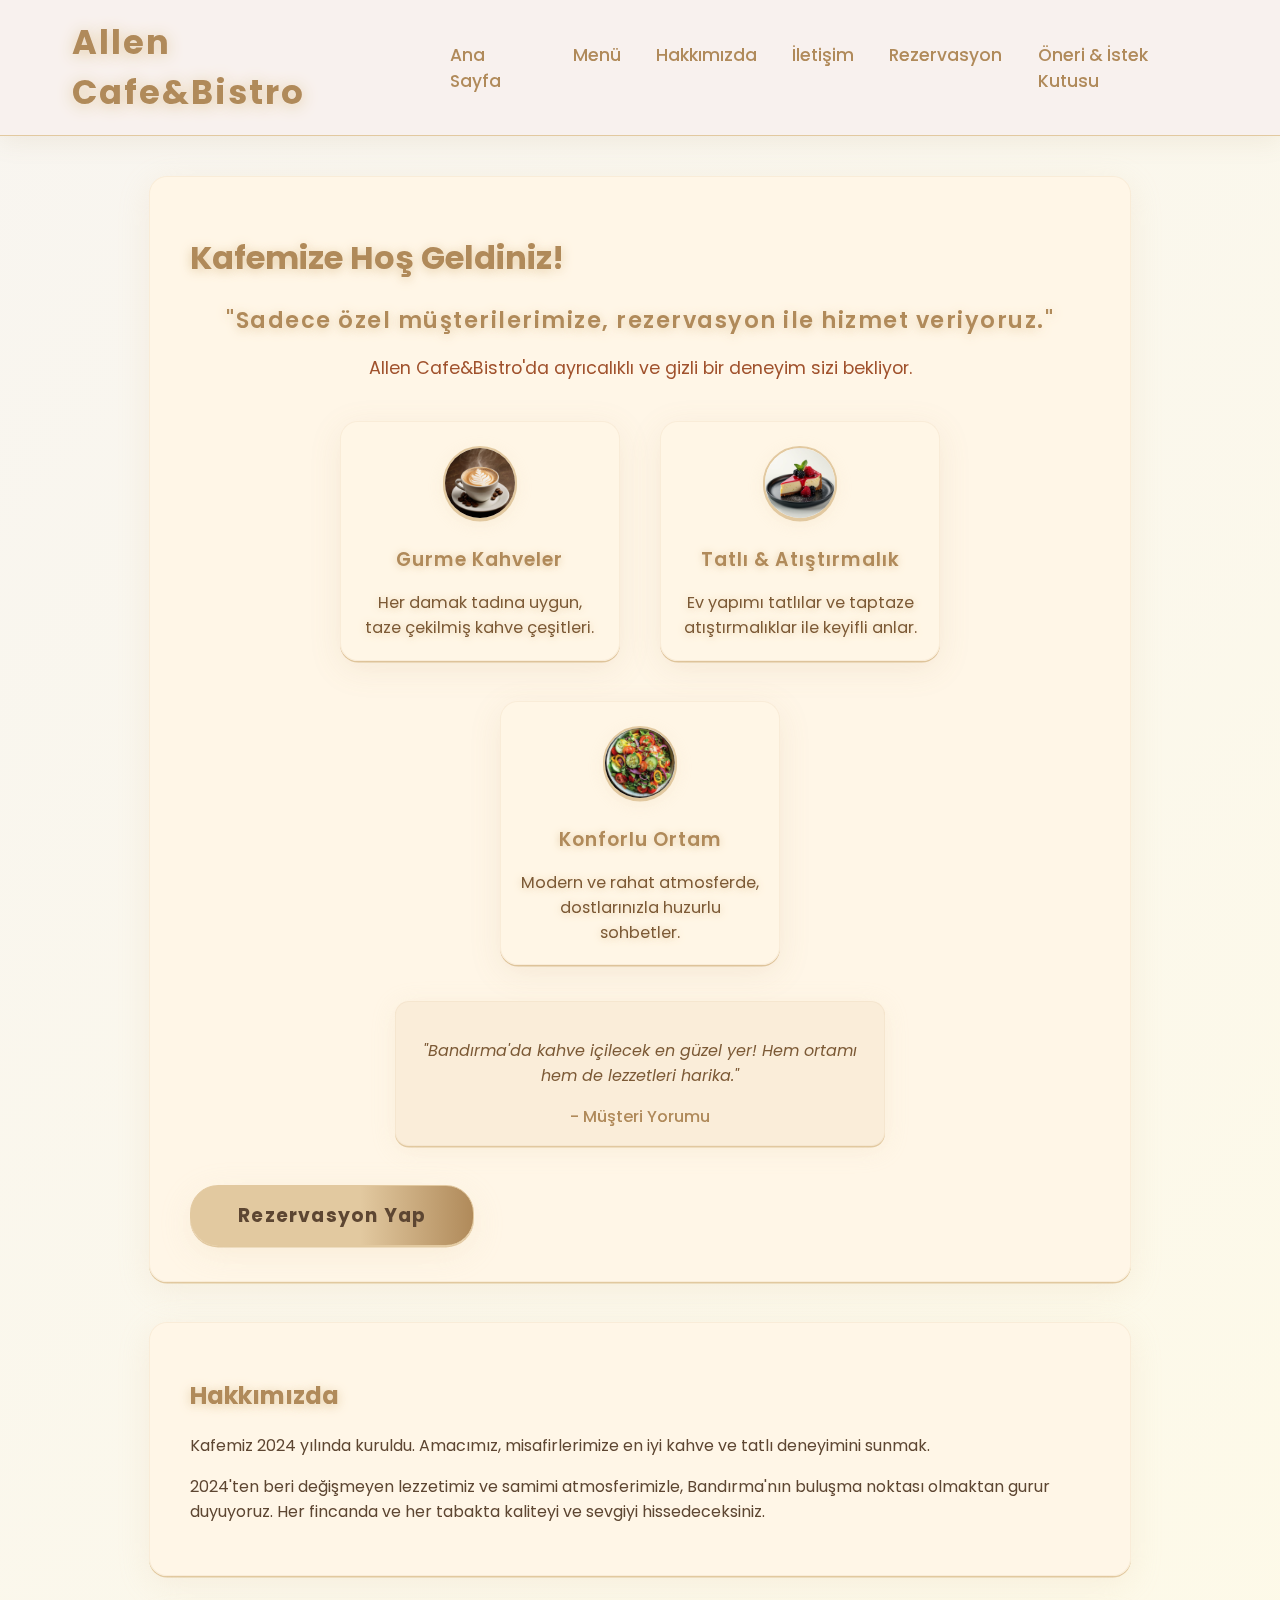
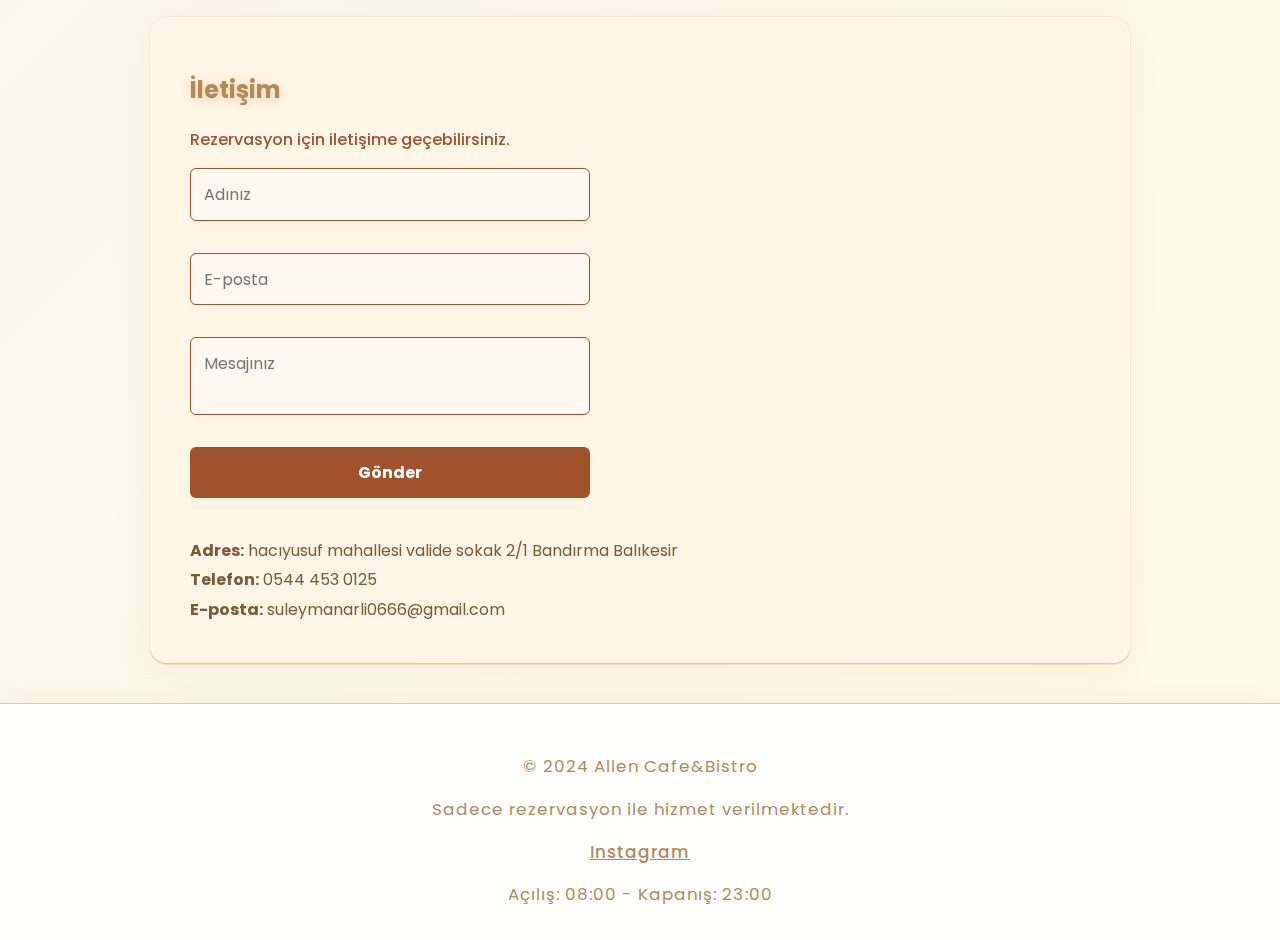
<file: index.html>
<!DOCTYPE html>
<html lang="tr">
<head>
    <meta charset="UTF-8">
    <meta name="viewport" content="width=device-width, initial-scale=1.0">
    <title>Allen Cafe&Bistro</title>
    <link rel="stylesheet" href="style.css">
</head>
<body>
    <header>
        <nav class="navbar">
            <div class="navbar-container">
                <div class="logo">Allen Cafe&Bistro</div>
                <ul class="nav-links">
                    <li><a href="#home">Ana Sayfa</a></li>
                    <li><a href="menu.html">Menü</a></li>
                    <li><a href="#about">Hakkımızda</a></li>
                    <li><a href="#contact">İletişim</a></li>
                    <li><a href="rezervasyon.html">Rezervasyon</a></li>
                    <li><a href="oneri.html">Öneri & İstek Kutusu</a></li>
                </ul>
            </div>
        </nav>
    </header>
    <main>
        <section id="home" class="section">
            <h1>Kafemize Hoş Geldiniz!</h1>
            <p class="slogan">"Sadece özel müşterilerimize, rezervasyon ile hizmet veriyoruz."</p>
            <p style="text-align:center; color:#a0522d; font-size:1.1rem; margin-bottom:1.2rem;">Allen Cafe&Bistro'da ayrıcalıklı ve gizli bir deneyim sizi bekliyor.</p>
            <div class="features">
                <div class="feature-card">
                    <img src="latte.jpg" alt="Kahve" />
                    <h3>Gurme Kahveler</h3>
                    <p>Her damak tadına uygun, taze çekilmiş kahve çeşitleri.</p>
                </div>
                <div class="feature-card">
                    <img src="cheesecake.jpg" alt="Tatlı" />
                    <h3>Tatlı & Atıştırmalık</h3>
                    <p>Ev yapımı tatlılar ve taptaze atıştırmalıklar ile keyifli anlar.</p>
                </div>
                <div class="feature-card">
                    <img src="salata.jpg" alt="Konforlu Ortam" />
                    <h3>Konforlu Ortam</h3>
                    <p>Modern ve rahat atmosferde, dostlarınızla huzurlu sohbetler.</p>
                </div>
            </div>
            <div class="testimonial">
                <p>"Bandırma'da kahve içilecek en güzel yer! Hem ortamı hem de lezzetleri harika."</p>
                <span>- Müşteri Yorumu</span>
            </div>
            <a href="rezervasyon.html" class="cta-btn">Rezervasyon Yap</a>
        </section>
        <section id="about" class="section">
            <h2>Hakkımızda</h2>
            <p>Kafemiz 2024 yılında kuruldu. Amacımız, misafirlerimize en iyi kahve ve tatlı deneyimini sunmak.</p>
            <p>2024'ten beri değişmeyen lezzetimiz ve samimi atmosferimizle, Bandırma'nın buluşma noktası olmaktan gurur duyuyoruz. Her fincanda ve her tabakta kaliteyi ve sevgiyi hissedeceksiniz.</p>
        </section>
        <section id="contact" class="section">
            <h2>İletişim</h2>
            <p style="color:#a0522d; font-weight:500;">Rezervasyon için iletişime geçebilirsiniz.</p>
            <form id="contactForm">
                <input type="text" id="name" placeholder="Adınız" required />
                <input type="email" id="email" placeholder="E-posta" required />
                <textarea id="message" placeholder="Mesajınız" required></textarea>
                <button type="submit">Gönder</button>
            </form>
            <div class="contact-info">
                <p><strong>Adres:</strong> hacıyusuf mahallesi valide sokak 2/1 Bandırma Balıkesir</p>
                <p><strong>Telefon:</strong> 0544 453 0125</p>
                <p><strong>E-posta:</strong> suleymanarli0666@gmail.com</p>
            </div>
        </section>
    </main>
    <!-- Rezervasyon Modalı Başlangıç -->
    <!-- Modal ve ilgili script/style tamamen kaldırıldı -->
    <!-- Rezervasyon Modalı Bitiş -->
    <footer>
        <div class="footer-content">
            <p>© 2024 Allen Cafe&Bistro</p>
            <p>Sadece rezervasyon ile hizmet verilmektedir.</p>
            <p>
                <a href="https://www.instagram.com/suleymanemrearlii/" target="_blank">Instagram</a>
            </p>
            <p>Açılış: 08:00 - Kapanış: 23:00</p>
        </div>
    </footer>
    <script src="script.js"></script>
    <script>
    // Rezervasyon Modalı Aç/Kapat
    // Basit form gönderimi (geliştirilebilir)
    document.getElementById('contactForm').addEventListener('submit', function(e) {
      e.preventDefault();
      alert('Mesajınız alınmıştır!');
      this.reset();
    });
    </script>
</body>
</html>
</file>
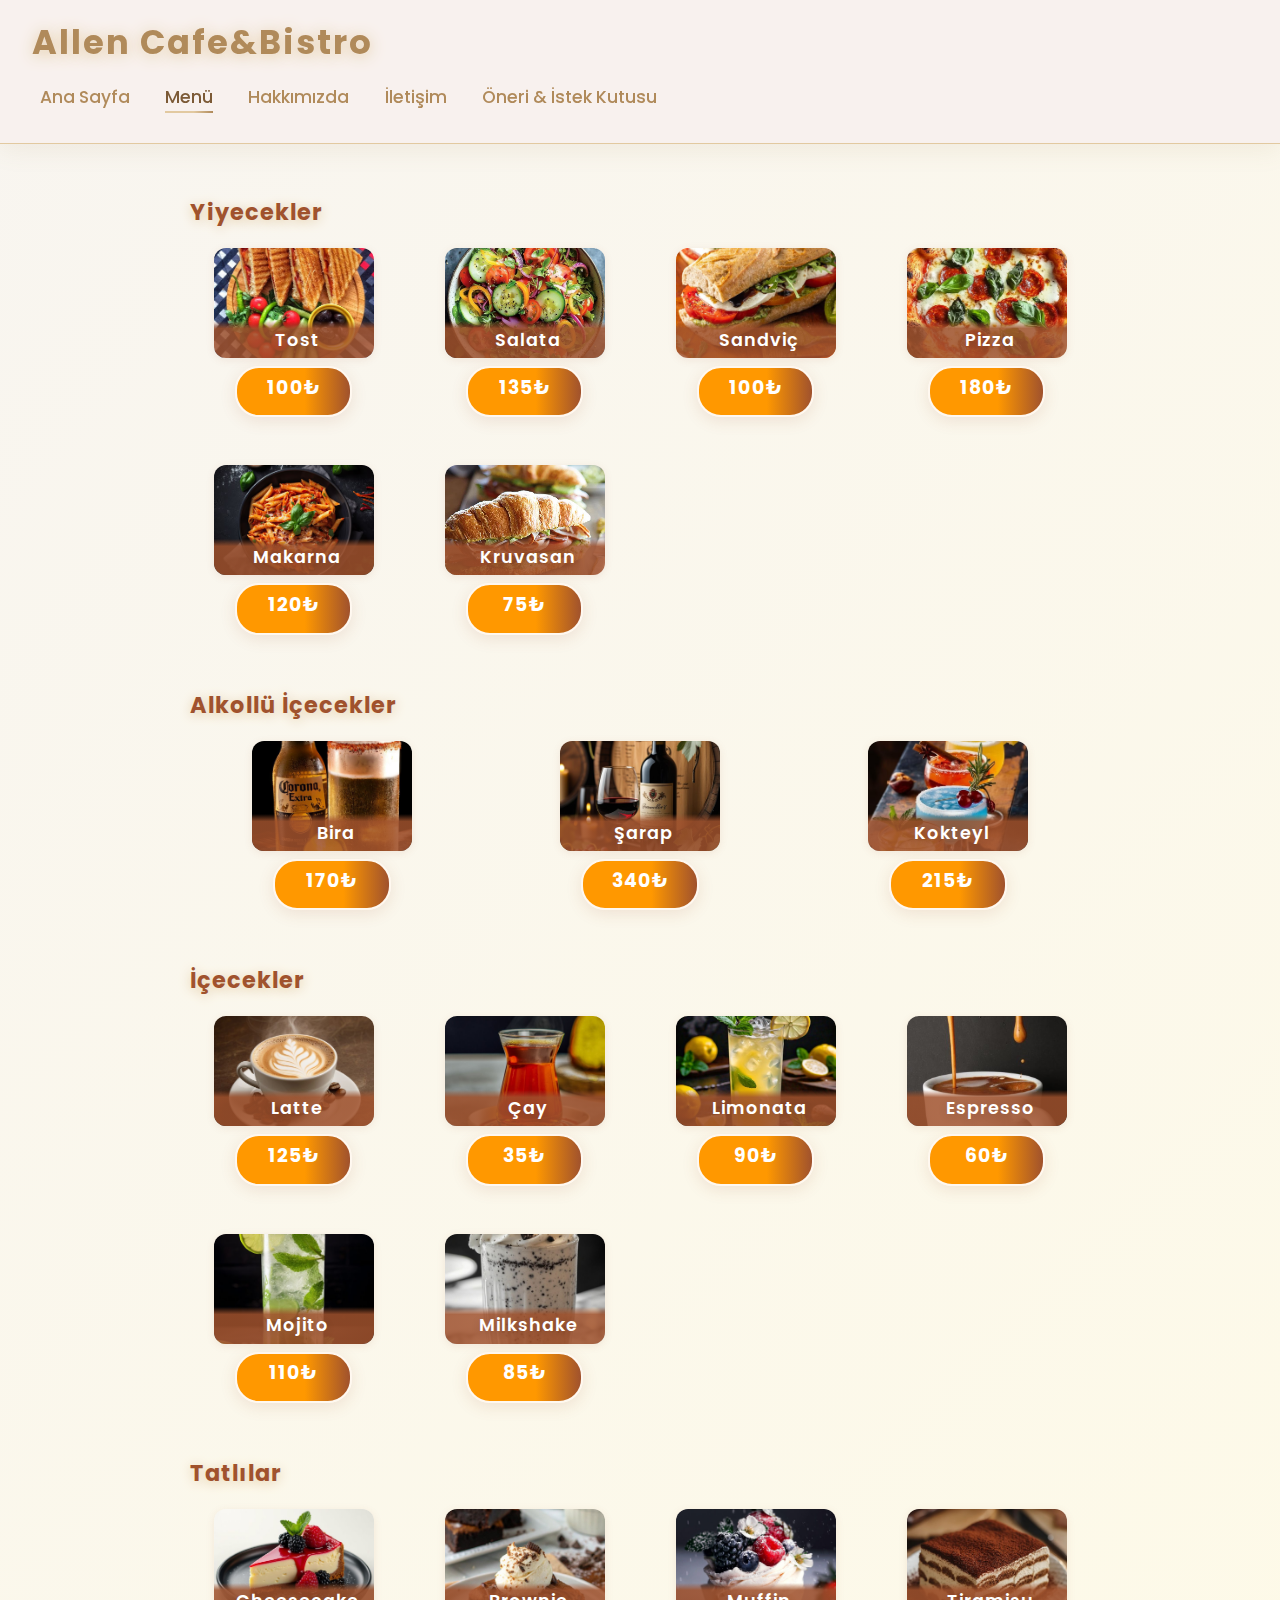
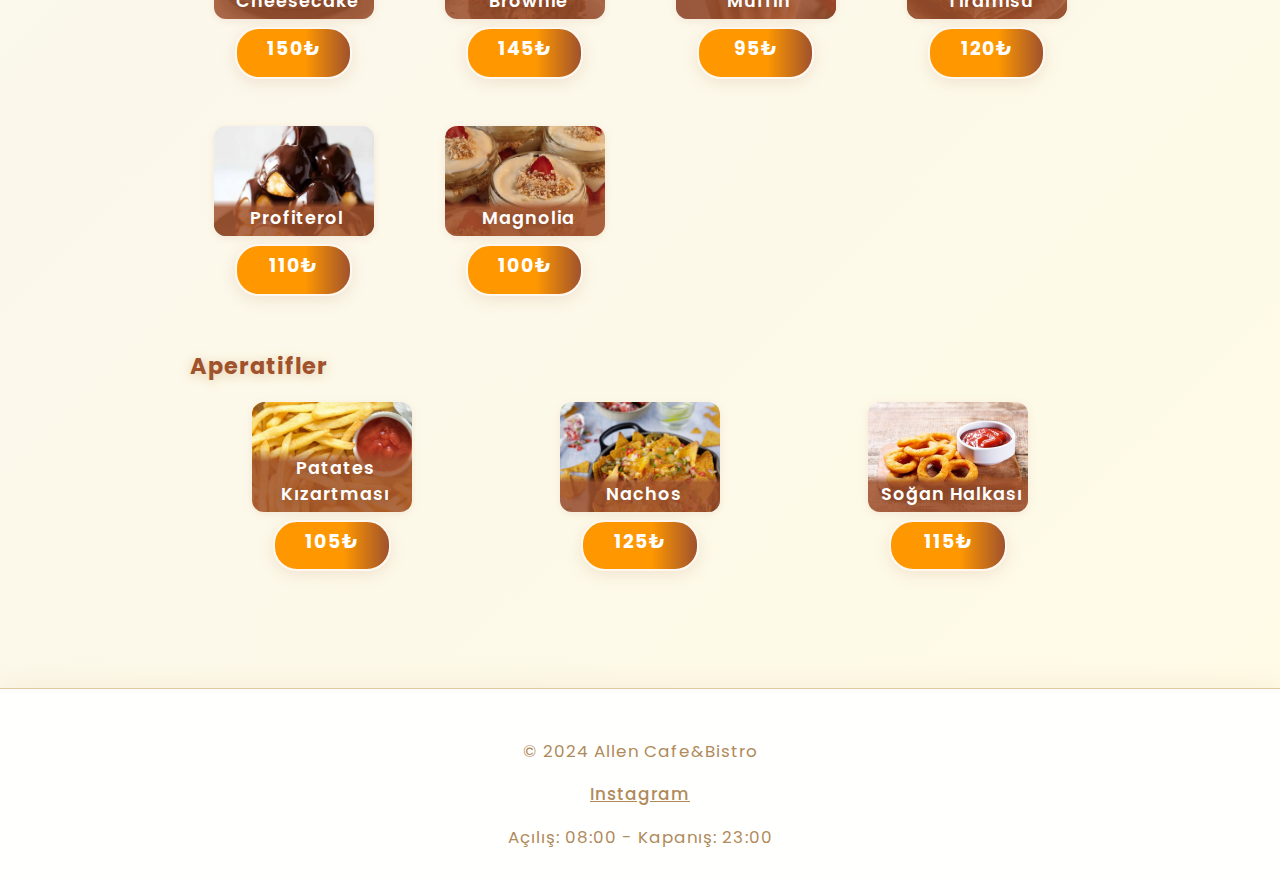
<file: menu.html>
<!DOCTYPE html>
<html lang="tr">
<head>
  <meta charset="UTF-8">
  <meta name="viewport" content="width=1200, initial-scale=1.0">
  <title>Allen Cafe&Bistro Menü</title>
  <link rel="stylesheet" href="style.css">
</head>
<body>
  <header>
    <nav class="navbar">
      <div class="logo">Allen Cafe&Bistro</div>
      <ul class="nav-links">
        <li><a href="index.html#home">Ana Sayfa</a></li>
        <li><a href="menu.html" class="active">Menü</a></li>
        <li><a href="index.html#about">Hakkımızda</a></li>
        <li><a href="index.html#contact">İletişim</a></li>
        <li><a href="oneri.html">Öneri & İstek Kutusu</a></li>
      </ul>
    </nav>
  </header>
  <main style="max-width: 900px; margin: 0 auto; padding: 2rem 1rem;">
    <section class="menu-section">
      <h2>Yiyecekler</h2>
      <div class="menu-grid">
        <div class="menu-item-wrap"><div class="menu-card"><img src="tost.jpg" alt="Tost"><div class="menu-title">Tost</div></div><div class="menu-price"><span>100₺</span></div></div>
        <div class="menu-item-wrap"><div class="menu-card"><img src="salata.jpg" alt="Salata"><div class="menu-title">Salata</div></div><div class="menu-price"><span>135₺</span></div></div>
        <div class="menu-item-wrap"><div class="menu-card"><img src="sandwich.jpg" alt="Sandviç"><div class="menu-title">Sandviç</div></div><div class="menu-price"><span>100₺</span></div></div>
        <div class="menu-item-wrap"><div class="menu-card"><img src="pizza.jpg" alt="Pizza"><div class="menu-title">Pizza</div></div><div class="menu-price"><span>180₺</span></div></div>
        <div class="menu-item-wrap"><div class="menu-card"><img src="makarna.jpg" alt="Makarna"><div class="menu-title">Makarna</div></div><div class="menu-price"><span>120₺</span></div></div>
        <div class="menu-item-wrap"><div class="menu-card"><img src="kruvasan.jpg" alt="Kruvasan"><div class="menu-title">Kruvasan</div></div><div class="menu-price"><span>75₺</span></div></div>
      </div>
    </section>
    <section class="menu-section">
      <h2>Alkollü İçecekler</h2>
      <div class="menu-grid">
        <div class="menu-item-wrap"><div class="menu-card"><img src="bira.jpg" alt="Bira"><div class="menu-title">Bira</div></div><div class="menu-price"><span>170₺</span></div></div>
        <div class="menu-item-wrap"><div class="menu-card"><img src="şarap.jpg" alt="Şarap"><div class="menu-title">Şarap</div></div><div class="menu-price"><span>340₺</span></div></div>
        <div class="menu-item-wrap"><div class="menu-card"><img src="kokteyl.jpg" alt="Kokteyl"><div class="menu-title">Kokteyl</div></div><div class="menu-price"><span>215₺</span></div></div>
      </div>
    </section>
    <section class="menu-section">
      <h2>İçecekler</h2>
      <div class="menu-grid">
        <div class="menu-item-wrap"><div class="menu-card"><img src="latte.jpg" alt="Latte"><div class="menu-title">Latte</div></div><div class="menu-price"><span>125₺</span></div></div>
        <div class="menu-item-wrap"><div class="menu-card"><img src="çay.jpg" alt="Çay"><div class="menu-title">Çay</div></div><div class="menu-price"><span>35₺</span></div></div>
        <div class="menu-item-wrap"><div class="menu-card"><img src="limonata.jpg" alt="Limonata"><div class="menu-title">Limonata</div></div><div class="menu-price"><span>90₺</span></div></div>
        <div class="menu-item-wrap"><div class="menu-card"><img src="espresso.jpg" alt="Espresso"><div class="menu-title">Espresso</div></div><div class="menu-price"><span>60₺</span></div></div>
        <div class="menu-item-wrap"><div class="menu-card"><img src="mojito.jpg" alt="Mojito"><div class="menu-title">Mojito</div></div><div class="menu-price"><span>110₺</span></div></div>
        <div class="menu-item-wrap"><div class="menu-card"><img src="milkshake.jpg" alt="Milkshake"><div class="menu-title">Milkshake</div></div><div class="menu-price"><span>85₺</span></div></div>
      </div>
    </section>
    <section class="menu-section">
      <h2>Tatlılar</h2>
      <div class="menu-grid">
        <div class="menu-item-wrap"><div class="menu-card"><img src="cheesecake.jpg" alt="Cheesecake"><div class="menu-title">Cheesecake</div></div><div class="menu-price"><span>150₺</span></div></div>
        <div class="menu-item-wrap"><div class="menu-card"><img src="brownie.jpg" alt="Brownie"><div class="menu-title">Brownie</div></div><div class="menu-price"><span>145₺</span></div></div>
        <div class="menu-item-wrap"><div class="menu-card"><img src="muffin.jpg" alt="Muffin"><div class="menu-title">Muffin</div></div><div class="menu-price"><span>95₺</span></div></div>
        <div class="menu-item-wrap"><div class="menu-card"><img src="tiramisu.jpg" alt="Tiramisu"><div class="menu-title">Tiramisu</div></div><div class="menu-price"><span>120₺</span></div></div>
        <div class="menu-item-wrap"><div class="menu-card"><img src="profiterol.jpg" alt="Profiterol"><div class="menu-title">Profiterol</div></div><div class="menu-price"><span>110₺</span></div></div>
        <div class="menu-item-wrap"><div class="menu-card"><img src="magnolia.jpg" alt="Magnolia"><div class="menu-title">Magnolia</div></div><div class="menu-price"><span>100₺</span></div></div>
      </div>
    </section>
    <section class="menu-section">
      <h2>Aperatifler</h2>
      <div class="menu-grid">
        <div class="menu-item-wrap"><div class="menu-card"><img src="patates kızartması.jpg" alt="Patates Kızartması"><div class="menu-title">Patates Kızartması</div></div><div class="menu-price"><span>105₺</span></div></div>
        <div class="menu-item-wrap"><div class="menu-card"><img src="nachos.jpg" alt="Nachos"><div class="menu-title">Nachos</div></div><div class="menu-price"><span>125₺</span></div></div>
        <div class="menu-item-wrap"><div class="menu-card"><img src="soğan halkası.jpg" alt="Soğan Halkası"><div class="menu-title">Soğan Halkası</div></div><div class="menu-price"><span>115₺</span></div></div>
      </div>
    </section>
  </main>
  <footer>
    <div class="footer-content">
      <p>© 2024 Allen Cafe&Bistro</p>
      <p>
        <a href="https://www.instagram.com/suleymanemrearlii/" target="_blank">Instagram</a>
      </p>
      <p>Açılış: 08:00 - Kapanış: 23:00</p>
    </div>
  </footer>
</body>
</html>
</file>
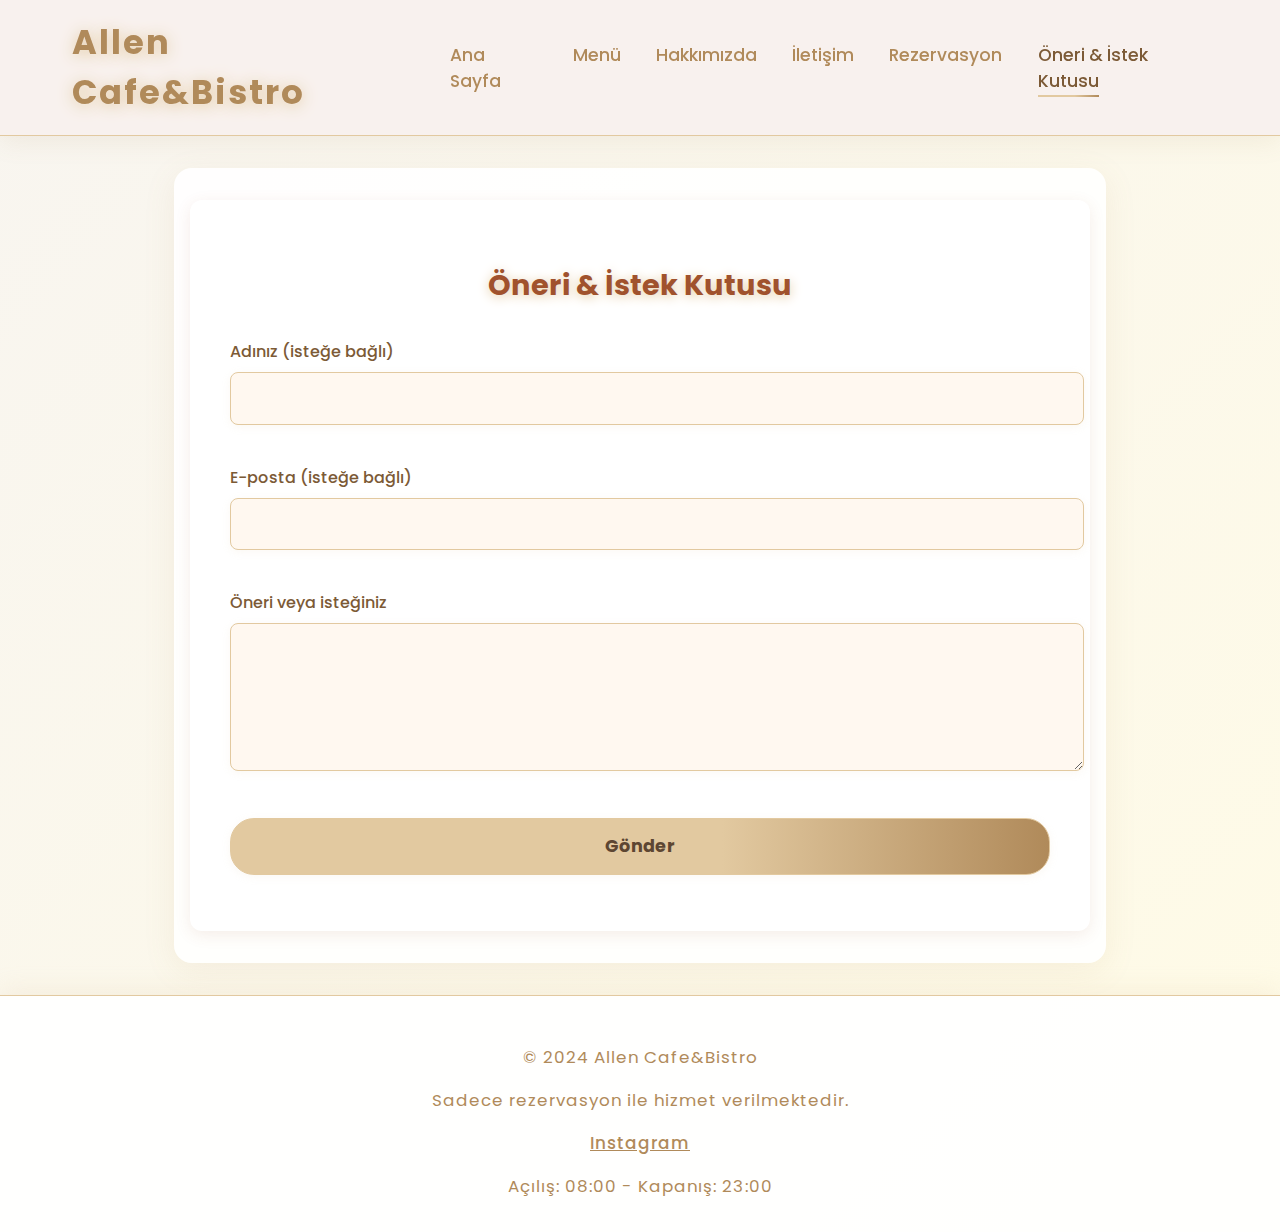
<file: oneri.html>
<!DOCTYPE html>
<html lang="tr">
<head>
    <meta charset="UTF-8">
    <meta name="viewport" content="width=device-width, initial-scale=1.0">
    <title>Öneri & İstek Kutusu | Allen Cafe&Bistro</title>
    <link rel="stylesheet" href="style.css">
    <link rel="stylesheet" href="oneri.css">
</head>
<body>
    <header>
        <nav class="navbar">
            <div class="navbar-container">
                <div class="logo">Allen Cafe&Bistro</div>
                <ul class="nav-links">
                    <li><a href="index.html">Ana Sayfa</a></li>
                    <li><a href="menu.html">Menü</a></li>
                    <li><a href="index.html#about">Hakkımızda</a></li>
                    <li><a href="index.html#contact">İletişim</a></li>
                    <li><a href="rezervasyon.html">Rezervasyon</a></li>
                    <li><a href="oneri.html" class="active">Öneri & İstek Kutusu</a></li>
                </ul>
            </div>
        </nav>
    </header>

    <main class="main-content">
        <section class="form-container">
            <h2>Öneri & İstek Kutusu</h2>
            <form id="oneriForm">
                <div class="form-group">
                    <label for="oneriName">Adınız (isteğe bağlı)</label>
                    <input type="text" id="oneriName" />
                </div>
                <div class="form-group">
                    <label for="oneriEmail">E-posta (isteğe bağlı)</label>
                    <input type="email" id="oneriEmail" />
                </div>
                <div class="form-group">
                    <label for="oneriMessage">Öneri veya isteğiniz</label>
                    <textarea id="oneriMessage" required></textarea>
                </div>
                <button type="submit" class="submit-btn">Gönder</button>
            </form>
        </section>
    </main>

    <footer>
        <div class="footer-content">
            <p>© 2024 Allen Cafe&Bistro</p>
            <p>Sadece rezervasyon ile hizmet verilmektedir.</p>
            <p>
                <a href="https://www.instagram.com/suleymanemrearlii/" target="_blank">Instagram</a>
            </p>
            <p>Açılış: 08:00 - Kapanış: 23:00</p>
        </div>
    </footer>
    <script>
    document.getElementById('oneriForm').addEventListener('submit', function(e) {
        e.preventDefault();
        alert('Öneri veya isteğiniz alınmıştır, teşekkür ederiz!');
        this.reset();
    });
    </script>
</body>
</html>
</file>
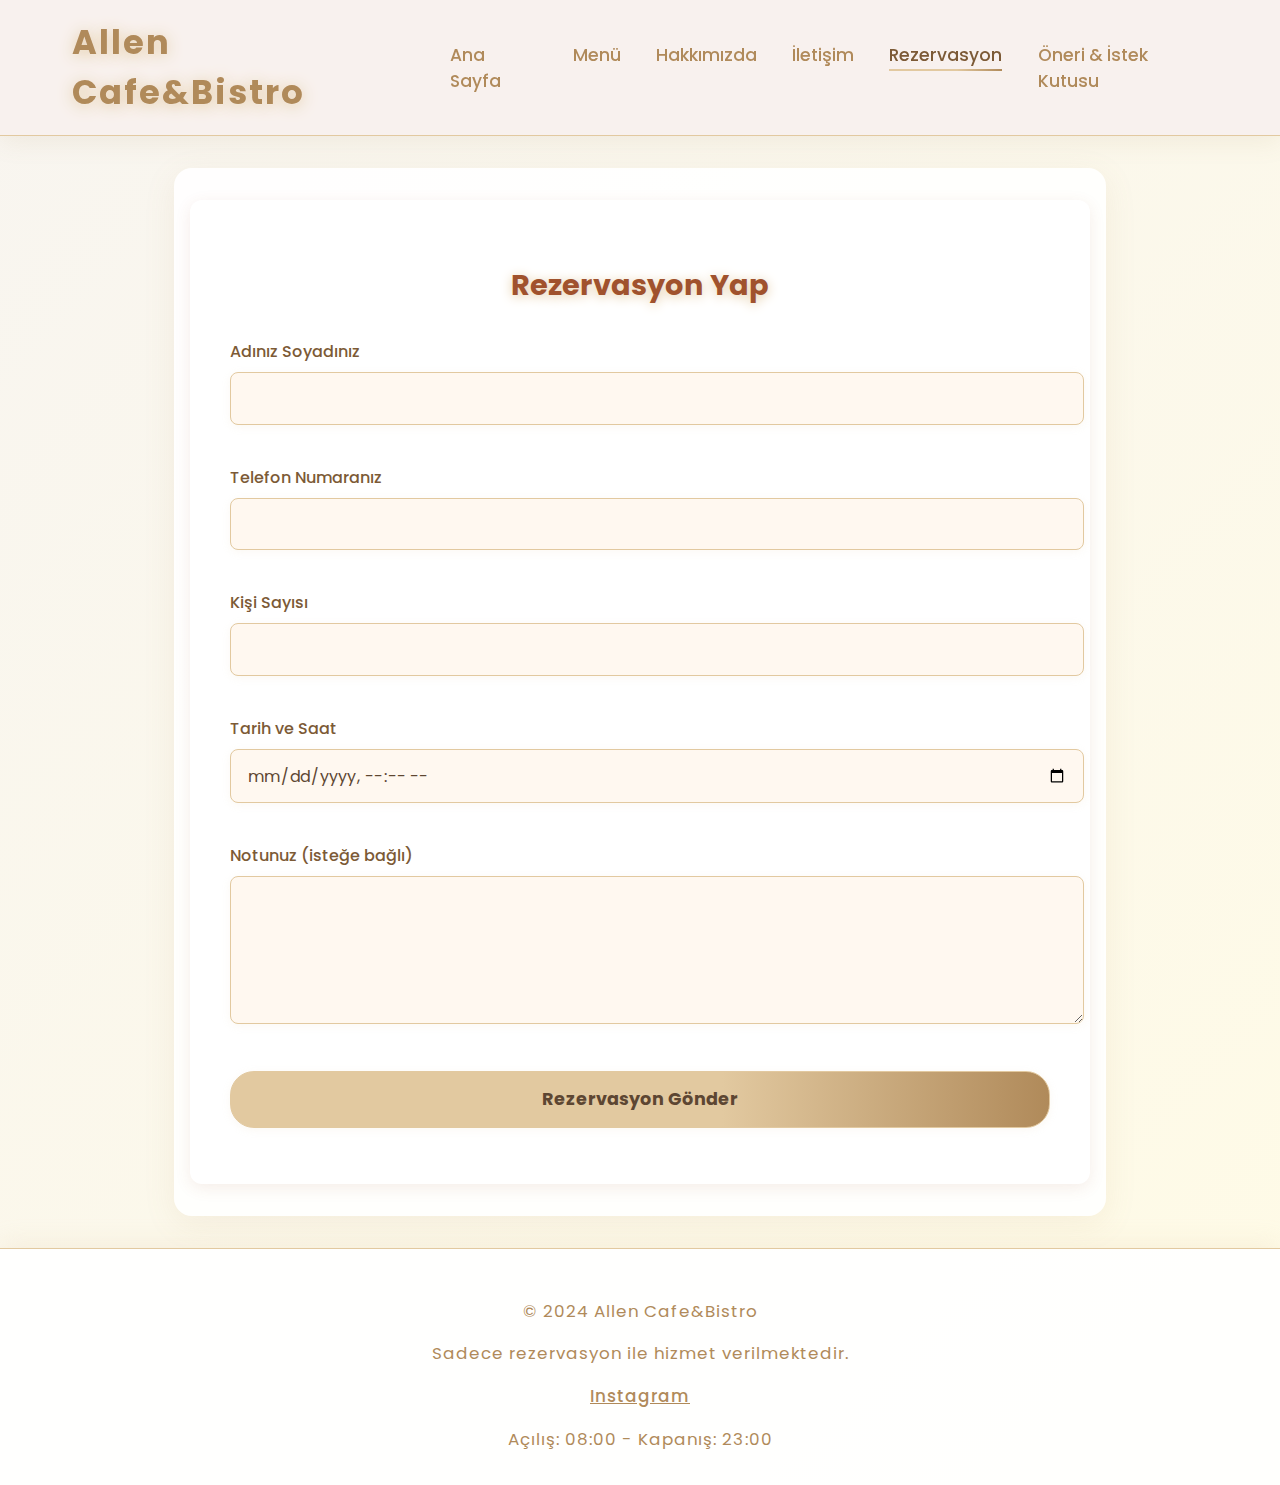
<file: rezervasyon.html>
<!DOCTYPE html>
<html lang="tr">
<head>
    <meta charset="UTF-8">
    <meta name="viewport" content="width=device-width, initial-scale=1.0">
    <title>Rezervasyon | Allen Cafe&Bistro</title>
    <link rel="stylesheet" href="style.css">
    <link rel="stylesheet" href="rezervasyon.css">
</head>
<body>
    <header>
        <nav class="navbar">
            <div class="navbar-container">
                <div class="logo">Allen Cafe&Bistro</div>
                <ul class="nav-links">
                    <li><a href="index.html">Ana Sayfa</a></li>
                    <li><a href="menu.html">Menü</a></li>
                    <li><a href="index.html#about">Hakkımızda</a></li>
                    <li><a href="index.html#contact">İletişim</a></li>
                    <li><a href="rezervasyon.html" class="active">Rezervasyon</a></li>
                    <li><a href="oneri.html">Öneri & İstek Kutusu</a></li>
                </ul>
            </div>
        </nav>
    </header>

    <main class="main-content">
        <section class="form-container">
            <h2>Rezervasyon Yap</h2>
            <form id="reservationForm">
                <div class="form-group">
                    <label for="resName">Adınız Soyadınız</label>
                    <input type="text" id="resName" required />
                </div>
                <div class="form-group">
                    <label for="resPhone">Telefon Numaranız</label>
                    <input type="tel" id="resPhone" required />
                </div>
                <div class="form-group">
                    <label for="resCount">Kişi Sayısı</label>
                    <input type="number" id="resCount" min="1" max="20" required />
                </div>
                <div class="form-group">
                    <label for="resDate">Tarih ve Saat</label>
                    <input type="datetime-local" id="resDate" required />
                </div>
                <div class="form-group">
                    <label for="resNote">Notunuz (isteğe bağlı)</label>
                    <textarea id="resNote"></textarea>
                </div>
                <button type="submit" class="submit-btn">Rezervasyon Gönder</button>
            </form>
        </section>
    </main>

    <footer>
        <div class="footer-content">
            <p>© 2024 Allen Cafe&Bistro</p>
            <p>Sadece rezervasyon ile hizmet verilmektedir.</p>
            <p>
                <a href="https://www.instagram.com/suleymanemrearlii/" target="_blank">Instagram</a>
            </p>
            <p>Açılış: 08:00 - Kapanış: 23:00</p>
        </div>
    </footer>
    <script>
    document.getElementById('reservationForm').addEventListener('submit', function(e) {
        e.preventDefault();
        alert('Rezervasyon talebiniz alınmıştır!');
        this.reset();
    });
    </script>
</body>
</html>
</file>
<file: style.css>
@import url('https://fonts.googleapis.com/css2?family=Poppins:wght@600&display=swap');

body {
  margin: 0;
  font-family: 'Segoe UI', Arial, sans-serif;
  background: #fff8f0;
  color: #4e342e;
}

header {
  background: #a0522d;
  color: #fff;
}

/* Menü ve buton renk uyumu için kahve tonları uygulanıyor */
.navbar {
    background: rgba(245, 233, 220, 0.98);
    box-shadow: 0 6px 24px rgba(176,138,90,0.10);
    border-bottom: 1.5px solid #b08a5a;
    padding: 0;
    position: sticky;
    top: 0;
    z-index: 10;
}
.navbar-container {
    display: flex;
    justify-content: space-between;
    align-items: center;
    max-width: 1200px;
    margin: 0 auto;
    padding: 1.1rem 2rem 1.1rem 2rem;
}
.logo {
    font-family: 'Poppins', 'Segoe UI', Arial, sans-serif;
    font-size: 2.1rem;
    font-weight: 700;
    color: #7c5a36;
    letter-spacing: 2px;
    text-shadow: 0 2px 16px #b08a5a, 0 1px 0 #fff3;
    margin-left: 0;
}
.nav-links {
    list-style: none;
    display: flex;
    gap: 2.2rem;
    margin-right: 0;
}
.nav-links a {
    color: #a67c52;
    font-weight: 500;
    font-size: 1.08rem;
    text-decoration: none;
    transition: color 0.18s;
    position: relative;
}
.nav-links a::after {
    content: '';
    display: block;
    width: 0;
    height: 2px;
    background: linear-gradient(90deg, #b08a5a 60%, #a67c52 100%);
    transition: width 0.3s;
    position: absolute;
    bottom: -4px;
    left: 0;
}
.nav-links a:hover, .nav-links a.active {
    color: #7c5a36;
}
.nav-links a:hover::after, .nav-links a.active::after {
    width: 100%;
}

.main-content {
    max-width: 900px;
    margin: 2rem auto;
    padding: 2rem 1rem;
    background: rgba(255, 255, 255, 0.9);
    border-radius: 18px;
    box-shadow: 0 8px 32px rgba(176, 138, 90, 0.1);
}

.form-container {
    background: #fff;
    padding: 2.5rem;
    border-radius: 12px;
    box-shadow: 0 4px 16px rgba(160, 82, 45, 0.1);
}

.form-container h2 {
    color: #a0522d;
    text-align: center;
    margin-bottom: 2rem;
    font-size: 1.8rem;
}

.form-group {
    margin-bottom: 1.5rem;
}

.form-group label {
    display: block;
    color: #7c5a36;
    margin-bottom: 0.5rem;
    font-weight: 500;
}

.form-group input,
.form-group textarea {
    width: 100%;
    padding: 0.8rem 1rem;
    border: 1.5px solid #e2c9a0;
    border-radius: 8px;
    font-size: 1rem;
    color: #5d4632;
    background: #fff8f0;
    transition: border-color 0.2s, box-shadow 0.2s;
}

.form-group input:focus,
.form-group textarea:focus {
    outline: none;
    border-color: #a0522d;
    box-shadow: 0 0 0 3px rgba(160, 82, 45, 0.2);
}

.form-group textarea {
    resize: vertical;
    min-height: 120px;
}

.submit-btn {
    display: block;
    width: 100%;
    background: linear-gradient(90deg, #ff9800 60%, #a0522d 100%);
    color: #fff;
    font-weight: bold;
    font-size: 1.1rem;
    padding: 0.9rem;
    border: none;
    border-radius: 24px;
    cursor: pointer;
    transition: transform 0.2s, box-shadow 0.2s;
}

.submit-btn:hover {
    transform: scale(1.03);
    box-shadow: 0 8px 24px rgba(160, 82, 45, 0.2);
}

.cta-btn {
    display: inline-block;
    margin: 1.2rem auto 0 auto;
    background: linear-gradient(90deg, #a67c52 60%, #b08a5a 100%);
    color: #fff8e1;
    font-size: 1.18rem;
    font-weight: bold;
    padding: 0.8em 2.5em;
    border-radius: 28px;
    text-decoration: none;
    box-shadow: 0 8px 32px 0 #b08a5a33, 0 1.5px 0 #a67c52;
    letter-spacing: 1.2px;
    transition: background 0.18s, transform 0.18s, box-shadow 0.18s, color 0.18s;
    border: 1.5px solid #a67c52;
    backdrop-filter: blur(1.5px);
}
.cta-btn:hover {
    background: linear-gradient(90deg, #7c5a36 60%, #a67c52 100%);
    transform: scale(1.07) translateY(-3px);
    box-shadow: 0 16px 48px 0 #b08a5a44, 0 1.5px 0 #7c5a36;
    color: #fff;
}
@media (max-width: 900px) {
    .navbar-container {
        padding: 1.1rem 0.5rem 1.1rem 0.5rem;
    }
    .nav-links {
        gap: 1rem;
        margin-right: 0;
    }
    .logo {
        font-size: 1.3rem;
        margin-left: 0;
    }
}

.section {
  padding: 3rem 1rem;
  max-width: 900px;
  margin: 0 auto;
}

.hero-img, .about-img {
  width: 100%;
  max-width: 500px;
  border-radius: 12px;
  margin-top: 1.5rem;
  box-shadow: 0 4px 16px rgba(160, 82, 45, 0.10);
}

.menu-list {
  display: flex;
  flex-wrap: wrap;
  gap: 2rem;
  margin-top: 2rem;
}

.menu-item {
  background: #fff8f0;
  border-radius: 10px;
  padding: 1.5rem;
  flex: 1 1 200px;
  min-width: 200px;
  box-shadow: 0 2px 8px rgba(160, 82, 45, 0.10);
  display: flex;
  flex-direction: column;
  align-items: flex-start;
  border-left: 6px solid #ff9800;
}

.menu-item h3 {
  margin: 0 0 0.5rem 0;
  color: #a0522d;
}

.menu-item span {
  margin-top: auto;
  font-weight: bold;
  color: #ff9800;
}

form#contactForm {
  display: flex;
  flex-direction: column;
  gap: 1rem;
  max-width: 400px;
  margin-bottom: 1.5rem;
}

form#contactForm input,
form#contactForm textarea {
  padding: 0.8rem;
  border: 1px solid #a0522d;
  border-radius: 6px;
  font-size: 1rem;
  resize: none;
  background: #fff8f0;
}

form#contactForm button {
  background: #a0522d;
  color: #fff;
  border: none;
  padding: 0.8rem;
  border-radius: 6px;
  font-size: 1rem;
  cursor: pointer;
  transition: background 0.2s;
}

form#contactForm button:hover {
  background: #ff9800;
}

.contact-info p {
  margin: 0.3rem 0;
}

footer {
  background: #4e342e;
  color: #fff;
  text-align: center;
  padding: 1.5rem 0 1rem 0;
  margin-top: 2rem;
}

.footer-content a {
  color: #ff9800;
  text-decoration: none;
  margin: 0 0.3rem;
}

@media (max-width: 700px) {
  .navbar {
    background: none !important;
    box-shadow: none !important;
    border-bottom: none !important;
    padding: 0;
    position: static;
  }
  .navbar-container {
    flex-direction: column;
    align-items: stretch;
    padding: 0.7rem 0.5rem 0.7rem 0.5rem;
    gap: 0;
  }
  .logo {
    font-size: 1.5rem;
    margin: 0 auto 0.5rem auto;
    text-align: center;
    display: block;
  }
  .nav-links {
    flex-direction: column;
    width: 100%;
    gap: 0.5rem;
    background: none !important;
    border-radius: 0;
    padding: 0;
    margin: 0 auto;
    box-shadow: none;
  }
  .nav-links li {
    width: 100%;
  }
  .nav-links a, .dropbtn {
    width: 100%;
    text-align: left;
    padding: 0.8rem 1.2rem;
    color: #7c5a36;
    background: none;
    border-radius: 0;
    font-size: 1.08rem;
  }
  .nav-links a:hover, .nav-links a.active {
    background: #f5e9dc;
    color: #a0522d;
  }
  .dropdown-content {
    position: static;
    min-width: unset;
    box-shadow: none;
    border-radius: 0;
    top: unset;
    left: unset;
    background: #fff8f0;
    width: 100%;
    border-left: none;
    transition: none;
  }
  .dropdown-content a {
    color: #a0522d;
    background: #fff8f0;
    padding-left: 2rem;
  }
  .dropdown-content a:hover {
    background: #ff9800;
    color: #fff;
  }
  .menu-list {
    flex-direction: column;
    gap: 1rem;
  }
  .section {
    padding: 2rem 0.5rem;
  }
}

.dropdown {
  position: relative;
}

.dropbtn {
  cursor: pointer;
  position: relative;
  z-index: 2;
}

.dropdown-content {
  display: block;
  opacity: 0;
  visibility: hidden;
  max-height: 0;
  transition: opacity 0.35s cubic-bezier(0.4,0,0.2,1), max-height 0.35s cubic-bezier(0.4,0,0.2,1);
  position: absolute;
  background: #fff8f0;
  min-width: 180px;
  box-shadow: 0 8px 24px rgba(160,82,45,0.12);
  border-radius: 8px;
  overflow: hidden;
  top: 2.2rem;
  left: 0;
  z-index: 10;
}

.dropdown-content a {
  color: #a0522d;
  padding: 1rem 1.2rem;
  text-decoration: none;
  display: block;
  font-weight: 500;
  transition: background 0.2s, color 0.2s;
}

.dropdown-content a:hover {
  background: #ff9800;
  color: #fff;
}

.dropdown:hover .dropdown-content,
.dropdown:focus-within .dropdown-content {
  opacity: 1;
  visibility: visible;
  max-height: 500px;
}
/* Menü Sayfası Özel CSS */
.menu-section {
  margin-bottom: 2.5rem;
}
.menu-section h2 {
  color: #a0522d;
  margin-bottom: 1.2rem;
  font-size: 1.4rem;
  letter-spacing: 1px;
}
.menu-grid {
  display: grid;
  grid-template-columns: repeat(auto-fit, minmax(180px, 1fr));
  gap: 2.2rem 1.5rem;
}
.menu-item-wrap {
  display: flex;
  flex-direction: column;
  align-items: center;
  justify-content: flex-start;
}
.menu-card {
  width: 160px;
  height: 110px;
  position: relative;
  border-radius: 12px;
  overflow: hidden;
  box-shadow: 0 2px 8px rgba(160,82,45,0.10);
  background: #fff8f0;
  display: flex;
  align-items: flex-end;
  justify-content: center;
  cursor: pointer;
  transition: transform 0.15s;
  margin: 0 auto;
}
.menu-card:hover {
  transform: scale(1.05);
  box-shadow: 0 4px 16px rgba(160,82,45,0.18);
}
.menu-card img {
  width: 160px;
  height: 110px;
  object-fit: cover;
  position: absolute;
  top: 0; left: 0;
  z-index: 1;
}
.menu-card .menu-title {
  position: absolute;
  bottom: 0;
  left: 0;
  width: 100%;
  background: linear-gradient(0deg, rgba(160,82,45,0.85) 80%, rgba(255,255,255,0) 100%);
  color: #fff;
  font-size: 1.1rem;
  font-weight: 600;
  text-align: center;
  padding: 0.3em 0.2em;
  z-index: 2;
  letter-spacing: 1px;
  text-shadow: 0 2px 8px rgba(60,40,20,0.18);
}
.menu-price {
  display: flex;
  justify-content: center;
  align-items: center;
  margin: 0.5em auto 0.8em auto;
  background: none;
  box-shadow: none;
}
.menu-price span {
  display: inline-block;
  min-width: 64px;
  min-height: 38px;
  padding: 0.25em 1.3em;
  background: linear-gradient(90deg, #ff9800 60%, #a0522d 100%);
  color: #fff;
  font-size: 1.18em;
  font-weight: bold;
  border-radius: 24px;
  box-shadow: 0 4px 16px rgba(160,82,45,0.13);
  letter-spacing: 1px;
  text-align: center;
  border: 2px solid #fff8f0;
  transition: transform 0.18s;
}
.menu-card:hover + .menu-price span {
  transform: scale(1.08) rotate(-2deg);
  box-shadow: 0 8px 24px rgba(160,82,45,0.18);
}
@media (max-width: 900px) {
  .menu-grid {
    gap: 1.2rem 0.7rem;
    grid-template-columns: repeat(auto-fit, minmax(130px, 1fr));
  }
  .menu-card {
    width: 130px;
    height: 90px;
  }
  .menu-card img {
    width: 130px;
    height: 90px;
  }
  .menu-price span {
    min-width: 48px;
    min-height: 28px;
    font-size: 1em;
    border-radius: 16px;
    padding: 0.18em 0.8em;
  }
} 
body {
            background: linear-gradient(135deg, #f8f5f0 0%, #fffbe6 100%);
            min-height: 100vh;
            font-family: 'Poppins', 'Segoe UI', Arial, sans-serif;
            color: #5d4632;
            margin: 0;
            padding: 0;
            position: relative;
            overflow-x: hidden;
        }
        .navbar {
            background: rgba(255, 255, 255, 0.92);
            box-shadow: 0 6px 24px rgba(160,124,82,0.10);
            border-bottom: 1.5px solid #e2c9a0;
            padding: 1.1rem 0 1.1rem 0;
            position: sticky;
            top: 0;
            z-index: 10;
        }
        .navbar-container {
            display: flex;
            justify-content: space-between;
            align-items: center;
            max-width: 1200px;
            margin: 0 auto;
            padding: 0 2rem;
        }
        .logo {
            font-family: 'Poppins', 'Segoe UI', Arial, sans-serif;
            font-size: 2.1rem;
            font-weight: 700;
            color: #b08a5a;
            letter-spacing: 2px;
            text-shadow: 0 2px 16px #e2c9a0, 0 1px 0 #fff3;
            margin-left: 2rem;
        }
        .nav-links {
            list-style: none;
            display: flex;
            gap: 2.2rem;
            margin-right: 2rem;
        }
        .nav-links a {
            color: #b08a5a;
            font-weight: 500;
            font-size: 1.08rem;
            text-decoration: none;
            transition: color 0.18s;
            position: relative;
        }
        .nav-links a::after {
            content: '';
            display: block;
            width: 0;
            height: 2px;
            background: linear-gradient(90deg, #e2c9a0 60%, #b08a5a 100%);
            transition: width 0.3s;
            position: absolute;
            bottom: -4px;
            left: 0;
        }
        .nav-links a:hover {
            color: #a67c52;
        }
        .nav-links a:hover::after {
            width: 100%;
        }
        .slogan {
            font-size: 1.4rem;
            color: #b08a5a;
            font-weight: 600;
            margin: 1.2rem 0 0.5rem 0;
            text-align: center;
            letter-spacing: 1.5px;
            text-shadow: 0 2px 12px #e2c9a0, 0 1px 0 #fff3;
        }
        .features {
            display: flex;
            gap: 2.5rem;
            justify-content: center;
            margin: 2.5rem 0 1.5rem 0;
            flex-wrap: wrap;
        }
        .feature-card {
            background: rgba(255, 245, 230, 0.92);
            border-radius: 18px;
            box-shadow: 0 8px 32px 0 rgba(176, 138, 90, 0.13), 0 1.5px 0 #e2c9a0;
            padding: 1.5rem 1.2rem 1.2rem 1.2rem;
            width: 240px;
            text-align: center;
            display: flex;
            flex-direction: column;
            align-items: center;
            gap: 0.9rem;
            backdrop-filter: blur(1.5px);
            border: 1.5px solid #e2c9a033;
            transition: transform 0.18s, box-shadow 0.18s, border 0.18s;
        }
        .feature-card:hover {
            transform: translateY(-10px) scale(1.04);
            box-shadow: 0 16px 48px 0 #e2c9a044, 0 1.5px 0 #b08a5a;
            border: 1.5px solid #b08a5a;
            background: rgba(255, 245, 230, 0.98);
        }
        .feature-card img {
            width: 70px;
            height: 70px;
            object-fit: cover;
            border-radius: 50%;
            margin-bottom: 0.5rem;
            box-shadow: 0 4px 16px #e2c9a033, 0 1.5px 0 #e2c9a0;
            border: 2.5px solid #e2c9a0;
            background: #fff8e1;
        }
        .feature-card h3 {
            color: #b08a5a;
            font-size: 1.18rem;
            margin: 0.2rem 0 0.1rem 0;
            font-weight: 600;
            letter-spacing: 1px;
            text-shadow: 0 1px 8px #e2c9a0;
        }
        .feature-card p {
            font-size: 1.01rem;
            color: #7c5a36;
            margin: 0;
            text-shadow: 0 1px 8px #e2c9a0;
        }
        .testimonial {
            background: rgba(226, 201, 160, 0.18);
            border-radius: 14px;
            padding: 1.3rem 1.5rem 1rem 1.5rem;
            margin: 2.2rem auto 1.2rem auto;
            max-width: 440px;
            box-shadow: 0 4px 24px #e2c9a033, 0 1.5px 0 #e2c9a0;
            text-align: center;
            font-style: italic;
            color: #7c5a36;
            backdrop-filter: blur(1.5px);
            border: 1.5px solid #e2c9a033;
        }
        .testimonial span {
            display: block;
            margin-top: 0.5rem;
            font-size: 1.01em;
            color: #b08a5a;
            font-style: normal;
            font-weight: 500;
        }
        .cta-btn {
            display: inline-block;
            margin: 1.2rem auto 0 auto;
            background: linear-gradient(90deg, #e2c9a0 60%, #b08a5a 100%);
            color: #5d4632;
            font-size: 1.18rem;
            font-weight: bold;
            padding: 0.8em 2.5em;
            border-radius: 28px;
            text-decoration: none;
            box-shadow: 0 8px 32px 0 #e2c9a033, 0 1.5px 0 #e2c9a0;
            letter-spacing: 1.2px;
            transition: background 0.18s, transform 0.18s, box-shadow 0.18s, color 0.18s;
            border: 1.5px solid #e2c9a0;
            backdrop-filter: blur(1.5px);
        }
        .cta-btn:hover {
            background: linear-gradient(90deg, #b08a5a 60%, #e2c9a0 100%);
            transform: scale(1.07) translateY(-3px);
            box-shadow: 0 16px 48px 0 #e2c9a044, 0 1.5px 0 #b08a5a;
            color: #fff8e1;
        }
        section.section {
            background: rgba(255, 245, 230, 0.92);
            border-radius: 18px;
            margin: 2.5rem auto;
            padding: 2.2rem 2.5rem;
            max-width: 900px;
            box-shadow: 0 8px 32px 0 #e2c9a033, 0 1.5px 0 #e2c9a0;
            backdrop-filter: blur(1.5px);
            border: 1.5px solid #e2c9a033;
        }
        h1, h2, h3 {
            font-family: 'Poppins', 'Segoe UI', Arial, sans-serif;
            color: #b08a5a;
            text-shadow: 0 2px 12px #e2c9a0, 0 1px 0 #fff3;
        }
        .contact-info p, .contact-info strong {
            color: #7c5a36;
        }
        footer {
            background: rgba(255, 255, 255, 0.92);
            border-top: 1.5px solid #e2c9a0;
            padding: 2rem 0 1rem 0;
            text-align: center;
            color: #b08a5a;
            font-size: 1.05rem;
            letter-spacing: 1px;
            box-shadow: 0 -4px 24px #e2c9a033;
        }
        .footer-content a {
            color: #b08a5a;
            text-decoration: underline;
            font-weight: 500;
            transition: color 0.18s;
        }
        .footer-content a:hover {
            color: #a67c52;
        }
        input, textarea, button {
            font-family: inherit;
            border-radius: 8px;
            border: 1.5px solid #e2c9a044;
            background: rgba(255,255,255,0.08);
            color: #7c5a36;
            padding: 0.7em 1em;
            margin-bottom: 1rem;
            font-size: 1.05rem;
            box-shadow: 0 2px 8px #e2c9a322;
            transition: border 0.18s, box-shadow 0.18s;
        }
        input:focus, textarea:focus {
            outline: none;
            border: 1.5px solid #b08a5a;
            box-shadow: 0 4px 16px #e2c9a333;
        }
        button[type="submit"] {
            background: linear-gradient(90deg, #e2c9a0 60%, #b08a5a 100%);
            color: #5d4632;
            font-weight: bold;
            border: 1.5px solid #e2c9a0;
            cursor: pointer;
            transition: background 0.18s, color 0.18s, box-shadow 0.18s;
        }
        button[type="submit"]:hover {
            background: linear-gradient(90deg, #b08a5a 60%, #e2c9a0 100%);
            color: #fff8e1;
            box-shadow: 0 8px 32px 0 #e2c9a033;
        }
        @media (max-width: 900px) {
            .features {
                gap: 1.2rem;
            }
            .feature-card {
                width: 180px;
                padding: 1.1rem 0.7rem 0.9rem 0.7rem;
            }
            section.section {
                padding: 1.2rem 0.7rem;
            }
        }
        @media (max-width: 700px) {
            .features {
                flex-direction: column;
                align-items: center;
                gap: 1.2rem;
            }
            .feature-card {
                width: 100%;
                max-width: 320px;
            }
            section.section {
                padding: 0.7rem 0.2rem;
            }
            .logo {
                font-size: 1.3rem;
                margin-left: 0.5rem;
            }
            .nav-links {
                gap: 1rem;
                margin-right: 0.5rem;
            }
        }
</file>
<file: oneri.css>
.main-content {
    max-width: 900px;
    margin: 2rem auto;
    padding: 2rem 1rem;
    background: rgba(255, 255, 255, 0.9);
    border-radius: 18px;
    box-shadow: 0 8px 32px rgba(176, 138, 90, 0.1);
}

.form-container {
    background: #fff;
    padding: 2.5rem;
    border-radius: 12px;
    box-shadow: 0 4px 16px rgba(160, 82, 45, 0.1);
}

.form-container h2 {
    color: #a0522d;
    text-align: center;
    margin-bottom: 2rem;
    font-size: 1.8rem;
}

.form-group {
    margin-bottom: 1.5rem;
}

.form-group label {
    display: block;
    color: #7c5a36;
    margin-bottom: 0.5rem;
    font-weight: 500;
}

.form-group input,
.form-group textarea {
    width: 100%;
    padding: 0.8rem 1rem;
    border: 1.5px solid #e2c9a0;
    border-radius: 8px;
    font-size: 1rem;
    color: #5d4632;
    background: #fff8f0;
    transition: border-color 0.2s, box-shadow 0.2s;
}

.form-group input:focus,
.form-group textarea:focus {
    outline: none;
    border-color: #a0522d;
    box-shadow: 0 0 0 3px rgba(160, 82, 45, 0.2);
}

.form-group textarea {
    resize: vertical;
    min-height: 120px;
}

.submit-btn {
    display: block;
    width: 100%;
    background: linear-gradient(90deg, #ff9800 60%, #a0522d 100%);
    color: #fff;
    font-weight: bold;
    font-size: 1.1rem;
    padding: 0.9rem;
    border: none;
    border-radius: 24px;
    cursor: pointer;
    transition: transform 0.2s, box-shadow 0.2s;
}

.submit-btn:hover {
    transform: scale(1.03);
    box-shadow: 0 8px 24px rgba(160, 82, 45, 0.2);
}
</file>
<file: rezervasyon.css>
.main-content {
    max-width: 900px;
    margin: 2rem auto;
    padding: 2rem 1rem;
    background: rgba(255, 255, 255, 0.9);
    border-radius: 18px;
    box-shadow: 0 8px 32px rgba(176, 138, 90, 0.1);
}

.form-container {
    background: #fff;
    padding: 2.5rem;
    border-radius: 12px;
    box-shadow: 0 4px 16px rgba(160, 82, 45, 0.1);
}

.form-container h2 {
    color: #a0522d;
    text-align: center;
    margin-bottom: 2rem;
    font-size: 1.8rem;
}

.form-group {
    margin-bottom: 1.5rem;
}

.form-group label {
    display: block;
    color: #7c5a36;
    margin-bottom: 0.5rem;
    font-weight: 500;
}

.form-group input,
.form-group textarea {
    width: 100%;
    padding: 0.8rem 1rem;
    border: 1.5px solid #e2c9a0;
    border-radius: 8px;
    font-size: 1rem;
    color: #5d4632;
    background: #fff8f0;
    transition: border-color 0.2s, box-shadow 0.2s;
}

.form-group input:focus,
.form-group textarea:focus {
    outline: none;
    border-color: #a0522d;
    box-shadow: 0 0 0 3px rgba(160, 82, 45, 0.2);
}

.form-group textarea {
    resize: vertical;
    min-height: 120px;
}

.submit-btn {
    display: block;
    width: 100%;
    background: linear-gradient(90deg, #ff9800 60%, #a0522d 100%);
    color: #fff;
    font-weight: bold;
    font-size: 1.1rem;
    padding: 0.9rem;
    border: none;
    border-radius: 24px;
    cursor: pointer;
    transition: transform 0.2s, box-shadow 0.2s;
}

.submit-btn:hover {
    transform: scale(1.03);
    box-shadow: 0 8px 24px rgba(160, 82, 45, 0.2);
}
</file>
